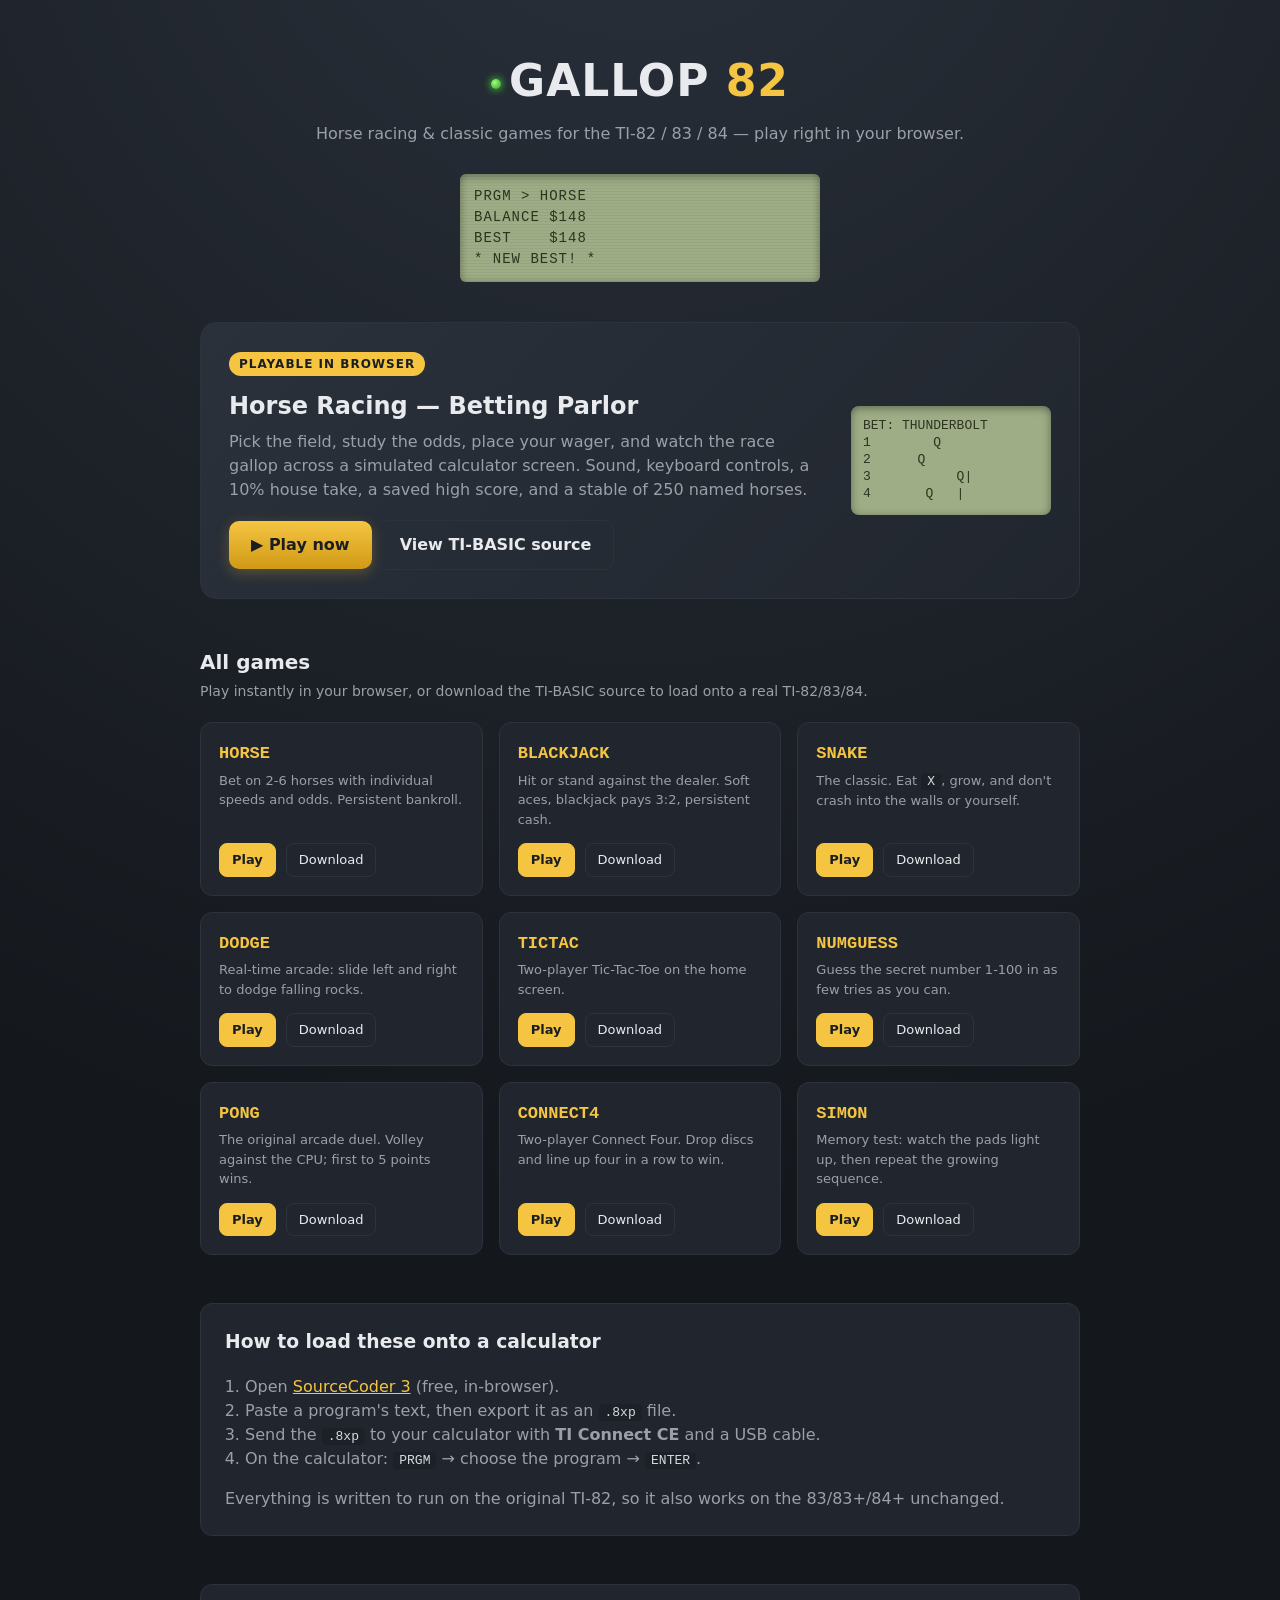
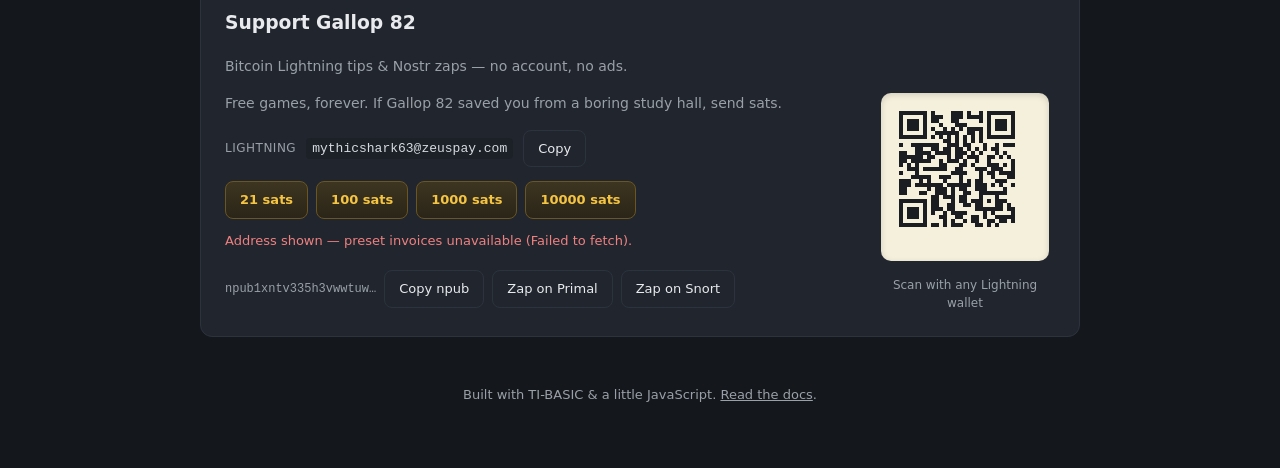
<file: index.html>
<!DOCTYPE html>
<html lang="en">
<head>
<meta charset="UTF-8" />
<meta name="viewport" content="width=device-width, initial-scale=1.0" />
<title>Gallop 82 &mdash; TI Calculator Games</title>
<meta name="description" content="Gallop 82: classic TI-82/83/84 calculator games in TI-BASIC, plus playable browser versions of Horse Racing, Blackjack, Snake, Pong, Connect Four, Simon and more." />
<meta property="og:title" content="Gallop 82 &mdash; TI Calculator Games" />
<meta property="og:description" content="Play retro TI-82 calculator games right in your browser: Horse Racing, Blackjack, Snake, Pong, Connect Four, Simon, Dodge, Tic-Tac-Toe and Number Guess. Plus TI-BASIC source to load on a real calculator." />
<meta property="og:type" content="website" />
<meta property="og:url" content="https://curt-tte.github.io/gallop-82/" />
<meta property="og:image" content="https://curt-tte.github.io/gallop-82/assets/og-image.jpg" />
<meta property="og:image:width" content="1200" />
<meta property="og:image:height" content="630" />
<meta name="twitter:card" content="summary_large_image" />
<meta name="twitter:title" content="Gallop 82 &mdash; TI Calculator Games" />
<meta name="twitter:description" content="Play retro TI-82 calculator games right in your browser." />
<meta name="twitter:image" content="https://curt-tte.github.io/gallop-82/assets/og-image.jpg" />
<style>
  :root {
    --bg: #14171c;
    --bg2: #1c2128;
    --card: #21262e;
    --card-edge: #2c333d;
    --text: #e8eaed;
    --muted: #9aa0a8;
    --accent: #f5c542;
    --lcd: #9ead86;
    --lcd-dark: #2c331f;
    --green: #4cff3a;
  }
  * { box-sizing: border-box; }
  body {
    margin: 0;
    background: radial-gradient(circle at 50% -10%, #2a313b, var(--bg) 60%);
    color: var(--text);
    font-family: "Segoe UI", system-ui, sans-serif;
    line-height: 1.5;
    min-height: 100vh;
  }
  .wrap { max-width: 920px; margin: 0 auto; padding: 48px 20px 64px; }
  header { text-align: center; margin-bottom: 40px; }
  .led {
    display: inline-block; width: 10px; height: 10px; border-radius: 50%;
    background: radial-gradient(circle at 35% 35%, #9dff7a, #2e9b22);
    box-shadow: 0 0 8px var(--green); margin-right: 8px; vertical-align: middle;
  }
  h1 {
    font-size: clamp(28px, 6vw, 44px); margin: 0 0 8px;
    letter-spacing: 1px;
  }
  h1 .y { color: var(--accent); }
  .tag { color: var(--muted); font-size: 16px; margin: 0; }
  .lcd-strip {
    margin: 28px auto 0; max-width: 360px;
    background: var(--lcd); color: var(--lcd-dark);
    font-family: "Consolas", monospace; font-size: 14px; letter-spacing: 1px;
    border-radius: 6px; padding: 12px 14px; white-space: pre; text-align: left;
    box-shadow: inset 0 2px 8px rgba(0,0,0,0.4);
    background-image: repeating-linear-gradient(0deg, rgba(0,0,0,0.05) 0 1px, transparent 1px 3px);
  }
  .featured {
    margin-top: 40px;
    background: linear-gradient(135deg, #2a313b, #21262e);
    border: 1px solid var(--card-edge);
    border-radius: 16px; padding: 28px;
    display: flex; gap: 24px; align-items: center; flex-wrap: wrap;
  }
  .featured .info { flex: 1 1 260px; }
  .featured h2 { margin: 0 0 6px; font-size: 24px; }
  .featured p { color: var(--muted); margin: 0 0 18px; }
  .badge {
    display: inline-block; font-size: 12px; font-weight: 700; letter-spacing: 1px;
    color: #1a1d22; background: var(--accent); padding: 3px 10px; border-radius: 20px;
    margin-bottom: 12px;
  }
  .btn {
    display: inline-block; text-decoration: none; font-weight: 700;
    background: linear-gradient(180deg, #f5c542, #d09a16); color: #1a1d22;
    padding: 12px 22px; border-radius: 10px; font-size: 16px;
    box-shadow: 0 4px 14px rgba(245,197,66,0.25); transition: transform .06s ease, filter .1s ease;
  }
  .btn:hover { filter: brightness(1.08); }
  .btn:active { transform: translateY(1px); }
  .btn.ghost {
    background: none; color: var(--text); border: 1px solid var(--card-edge);
    box-shadow: none; font-weight: 600;
  }
  .featured .art {
    flex: 0 0 200px; background: var(--lcd); color: var(--lcd-dark);
    font-family: "Consolas", monospace; font-size: 13px; line-height: 1.3;
    border-radius: 8px; padding: 12px; white-space: pre;
    box-shadow: inset 0 2px 8px rgba(0,0,0,0.4);
  }
  h3.section { margin: 48px 0 4px; font-size: 20px; }
  .section-sub { color: var(--muted); margin: 0 0 20px; font-size: 14px; }
  .grid { display: grid; grid-template-columns: repeat(auto-fill, minmax(210px, 1fr)); gap: 16px; }
  .card {
    background: var(--card); border: 1px solid var(--card-edge);
    border-radius: 12px; padding: 18px; display: flex; flex-direction: column;
  }
  .card h4 { margin: 0 0 4px; font-size: 17px; font-family: "Consolas", monospace; color: var(--accent); }
  .card p { color: var(--muted); font-size: 13px; margin: 0 0 14px; flex: 1; }
  .card .links { display: flex; gap: 10px; flex-wrap: wrap; }
  .card a {
    font-size: 13px; text-decoration: none; color: var(--text);
    border: 1px solid var(--card-edge); padding: 6px 12px; border-radius: 8px;
    transition: background .1s ease;
  }
  .card a:hover { background: var(--bg2); }
  .card a.play { background: var(--accent); color: #1a1d22; border-color: var(--accent); font-weight: 700; }
  .howto {
    margin-top: 48px; background: var(--card); border: 1px solid var(--card-edge);
    border-radius: 12px; padding: 24px;
  }
  .howto h3 { margin-top: 0; }
  .howto ol { color: var(--muted); padding-left: 20px; }
  .howto a { color: var(--accent); }
  code {
    background: var(--bg2); padding: 1px 6px; border-radius: 4px;
    font-family: "Consolas", monospace; font-size: 13px; color: #d6dae0;
  }
  footer { text-align: center; color: var(--muted); font-size: 13px; margin-top: 48px; }
  footer a { color: var(--muted); }
  .support {
    margin-top: 48px; background: var(--card); border: 1px solid var(--card-edge);
    border-radius: 12px; padding: 24px;
  }
  .support h3 { margin-top: 0; }
  .support .section-sub { margin-bottom: 16px; }
  .tip-grid {
    display: flex; gap: 28px; flex-wrap: wrap; align-items: flex-start;
  }
  .tip-main { flex: 1 1 280px; min-width: 0; }
  .tip-lede { color: var(--muted); margin: 0 0 16px; font-size: 14px; }
  .tip-addr {
    display: flex; align-items: center; gap: 10px; flex-wrap: wrap;
    margin-bottom: 14px; font-size: 14px;
  }
  .tip-label { color: var(--muted); font-size: 12px; text-transform: uppercase; letter-spacing: 0.5px; }
  .tip-presets { display: flex; gap: 8px; flex-wrap: wrap; margin-bottom: 12px; }
  .tip-preset, .tip-btn {
    font: inherit; cursor: pointer; border-radius: 8px; font-size: 13px; font-weight: 600;
    padding: 8px 14px; border: 1px solid var(--card-edge); background: var(--bg2); color: var(--text);
    text-decoration: none; display: inline-block;
  }
  .tip-preset:hover, .tip-btn:hover { background: #2a313b; }
  .tip-preset { border-color: #6b5520; background: linear-gradient(180deg, #3d3520, #2a2518); color: var(--accent); }
  .tip-btn.ghost { background: transparent; font-weight: 500; }
  .tip-status { font-size: 13px; color: var(--muted); margin: 0 0 12px; min-height: 1.2em; }
  .tip-status.err { color: #f08080; }
  .tip-actions { display: flex; gap: 8px; flex-wrap: wrap; align-items: center; }
  .tip-nostr { display: flex; gap: 8px; flex-wrap: wrap; align-items: center; width: 100%; margin-top: 8px; }
  .tip-npub { font-family: Consolas, monospace; font-size: 12px; color: var(--muted); }
  .tip-qr-wrap { flex: 0 0 auto; text-align: center; }
  .tip-qr {
    background: #f5f0dc; border-radius: 10px; padding: 10px;
    display: inline-block; min-width: 168px; min-height: 168px;
    box-shadow: inset 0 2px 6px rgba(0,0,0,0.15);
  }
  .tip-qr canvas { display: block; border-radius: 4px; }
  .tip-qr-hint { font-size: 12px; color: var(--muted); margin: 8px 0 0; max-width: 180px; }
  .affiliate-note { font-size: 13px; color: var(--muted); margin-top: 12px; }
</style>
</head>
<body>
  <div class="wrap">
    <header>
      <h1><span class="led"></span>GALLOP <span class="y">82</span></h1>
      <p class="tag">Horse racing &amp; classic games for the TI-82 / 83 / 84 &mdash; play right in your browser.</p>
      <div class="lcd-strip">PRGM &gt; HORSE
BALANCE $148
BEST    $148
* NEW BEST! *</div>
    </header>

    <section class="featured">
      <div class="info">
        <span class="badge">PLAYABLE IN BROWSER</span>
        <h2>Horse Racing &mdash; Betting Parlor</h2>
        <p>Pick the field, study the odds, place your wager, and watch the race
           gallop across a simulated calculator screen. Sound, keyboard controls,
           a 10% house take, a saved high score, and a stable of 250 named horses.</p>
        <a class="btn" href="web/horse.html">&#9654; Play now</a>
        <a class="btn ghost" href="games/HORSE.txt">View TI-BASIC source</a>
      </div>
      <div class="art">BET: THUNDERBOLT
1        Q
2      Q
3           Q|
4       Q   |</div>
    </section>

    <h3 class="section">All games</h3>
    <p class="section-sub">Play instantly in your browser, or download the TI-BASIC source to load onto a real TI-82/83/84.</p>
    <div class="grid">
      <div class="card">
        <h4>HORSE</h4>
        <p>Bet on 2-6 horses with individual speeds and odds. Persistent bankroll.</p>
        <div class="links">
          <a class="play" href="web/horse.html">Play</a>
          <a href="games/HORSE.txt" download>Download</a>
        </div>
      </div>
      <div class="card">
        <h4>BLACKJACK</h4>
        <p>Hit or stand against the dealer. Soft aces, blackjack pays 3:2, persistent cash.</p>
        <div class="links">
          <a class="play" href="web/blackjack.html">Play</a>
          <a href="games/BLACKJK.txt" download>Download</a>
        </div>
      </div>
      <div class="card">
        <h4>SNAKE</h4>
        <p>The classic. Eat <code>X</code>, grow, and don't crash into the walls or yourself.</p>
        <div class="links">
          <a class="play" href="web/snake.html">Play</a>
          <a href="games/SNAKE.txt" download>Download</a>
        </div>
      </div>
      <div class="card">
        <h4>DODGE</h4>
        <p>Real-time arcade: slide left and right to dodge falling rocks.</p>
        <div class="links">
          <a class="play" href="web/dodge.html">Play</a>
          <a href="games/DODGE.txt" download>Download</a>
        </div>
      </div>
      <div class="card">
        <h4>TICTAC</h4>
        <p>Two-player Tic-Tac-Toe on the home screen.</p>
        <div class="links">
          <a class="play" href="web/tictac.html">Play</a>
          <a href="games/TICTAC.txt" download>Download</a>
        </div>
      </div>
      <div class="card">
        <h4>NUMGUESS</h4>
        <p>Guess the secret number 1-100 in as few tries as you can.</p>
        <div class="links">
          <a class="play" href="web/numguess.html">Play</a>
          <a href="games/NUMGUESS.txt" download>Download</a>
        </div>
      </div>
      <div class="card">
        <h4>PONG</h4>
        <p>The original arcade duel. Volley against the CPU; first to 5 points wins.</p>
        <div class="links">
          <a class="play" href="web/pong.html">Play</a>
          <a href="games/PONG.txt" download>Download</a>
        </div>
      </div>
      <div class="card">
        <h4>CONNECT4</h4>
        <p>Two-player Connect Four. Drop discs and line up four in a row to win.</p>
        <div class="links">
          <a class="play" href="web/connect4.html">Play</a>
          <a href="games/CONNECT4.txt" download>Download</a>
        </div>
      </div>
      <div class="card">
        <h4>SIMON</h4>
        <p>Memory test: watch the pads light up, then repeat the growing sequence.</p>
        <div class="links">
          <a class="play" href="web/simon.html">Play</a>
          <a href="games/SIMON.txt" download>Download</a>
        </div>
      </div>
    </div>

    <div class="howto">
      <h3>How to load these onto a calculator</h3>
      <ol>
        <li>Open <a href="https://www.cemetech.net/sc/" target="_blank" rel="noopener">SourceCoder 3</a> (free, in-browser).</li>
        <li>Paste a program's text, then export it as an <code>.8xp</code> file.</li>
        <li>Send the <code>.8xp</code> to your calculator with <strong>TI Connect CE</strong> and a USB cable.</li>
        <li>On the calculator: <code>PRGM</code> &rarr; choose the program &rarr; <code>ENTER</code>.</li>
      </ol>
      <p style="color:var(--muted); margin-bottom:0;">Everything is written to run on the original TI-82, so it also works on the 83/83+/84+ unchanged.</p>
      <p class="affiliate-note" id="affiliateNote" hidden>
        Need hardware? <a id="affiliateLink" href="#" target="_blank" rel="noopener sponsored">TI-84 Plus CE on Amazon</a>
        <span id="affiliateDisclosure"> (affiliate link)</span>
      </p>
    </div>

    <section class="support" id="support">
      <h3>Support Gallop 82</h3>
      <p class="section-sub">Bitcoin Lightning tips &amp; Nostr zaps — no account, no ads.</p>
      <div id="tipJar"></div>
    </section>

    <footer>
      Built with TI-BASIC &amp; a little JavaScript. <a href="README.md">Read the docs</a>.
    </footer>
  </div>
<script src="web/vendor/qrcode.js"></script>
<script src="web/support-config.js"></script>
<script src="web/tip-jar.js"></script>
<script>
(function () {
  var cfg = window.GALLOP82_SUPPORT || {};
  var tag = (cfg.amazonTag || "").trim();
  if (!tag) return;
  var note = document.getElementById("affiliateNote");
  var link = document.getElementById("affiliateLink");
  if (!note || !link) return;
  note.hidden = false;
  link.href = "https://www.amazon.com/dp/B00TFWOS8Y?tag=" + encodeURIComponent(tag);
})();
</script>
</body>
</html>
</file>
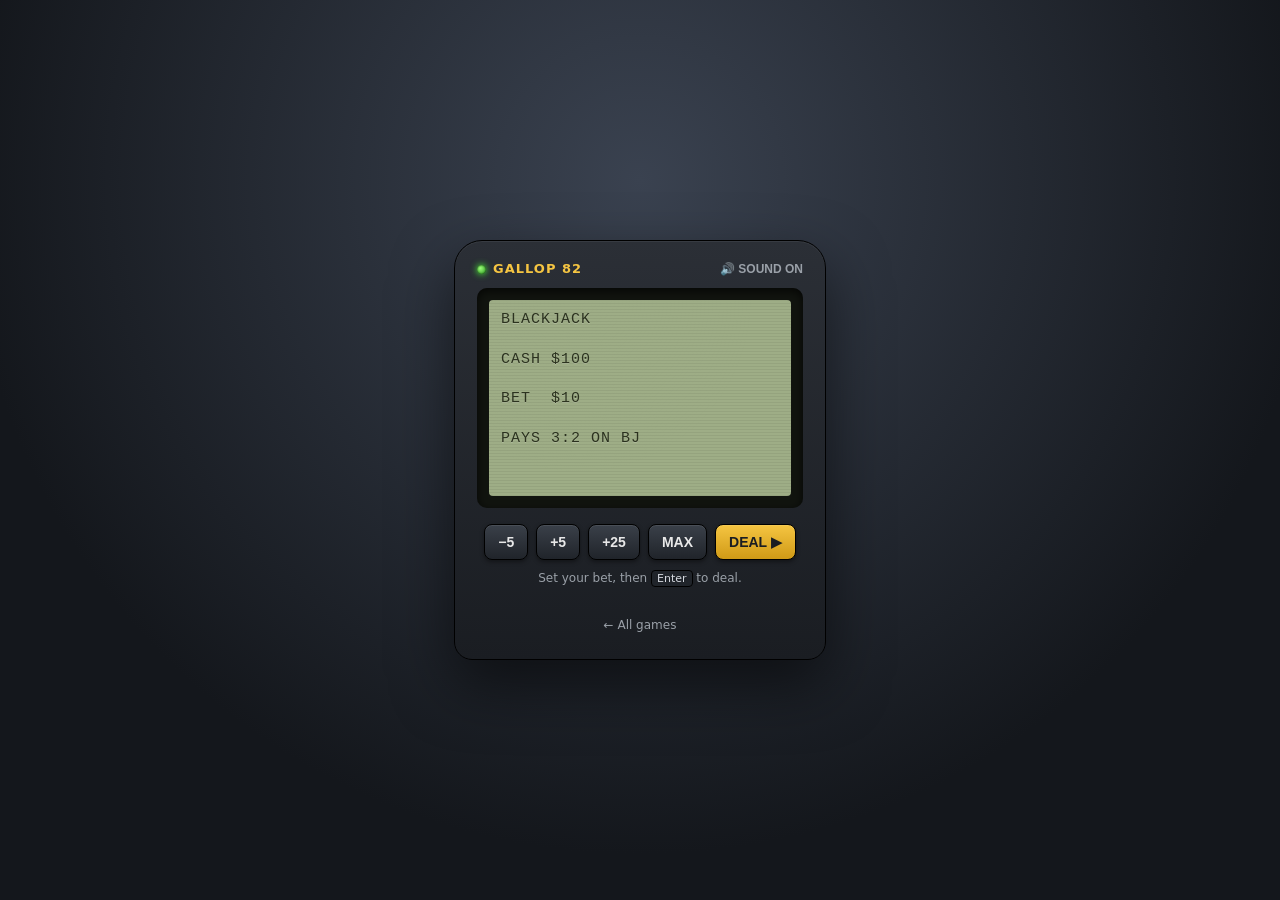
<file: web/blackjack.html>
<!DOCTYPE html>
<html lang="en">
<head>
<meta charset="UTF-8" />
<meta name="viewport" content="width=device-width, initial-scale=1.0" />
<title>Gallop 82 &mdash; Blackjack</title>
<link rel="stylesheet" href="calc.css" />
</head>
<body>
<script src="calc.js"></script>
<script>
const c = Calc({ brand: "GALLOP 82" });
const fit = s => String(s).slice(0, 16);

// ---- cards ----
const RANKS = { 1: "A", 11: "J", 12: "Q", 13: "K" };
const rankStr = r => RANKS[r] || String(r);
const cardVal = r => (r === 1 ? 11 : r >= 11 ? 10 : r);
const draw1 = () => Math.floor(Math.random() * 13) + 1;
const handStr = cards => cards.map(rankStr).join(" ");
function total(cards) {
  let t = 0, a = 0;
  cards.forEach(r => { t += cardVal(r); if (r === 1) a++; });
  while (t > 21 && a > 0) { t -= 10; a--; }
  return t;
}
const isBJ = cards => cards.length === 2 && total(cards) === 21;

// ---- state ----
let money = parseInt(localStorage.getItem("gallop_bj_money") || "100", 10);
if (!(money >= 1)) money = 100;
let bet = 10, player = [], dealer = [];
const save = () => localStorage.setItem("gallop_bj_money", money);

// ---- betting ----
function betScreen() {
  if (money < 1) money = 100;
  save();
  bet = Math.min(Math.max(bet, 1), money);
  drawBet();
}
function drawBet() {
  c.clr();
  c.out(1, 1, "BLACKJACK");
  c.out(3, 1, "CASH $" + money);
  c.out(5, 1, "BET  $" + bet);
  c.out(7, 1, "PAYS 3:2 ON BJ");
  c.render();
  c.setControls([
    { label: "\u22125", keys: ["ArrowDown", "ArrowLeft"], onClick: () => betAdj(-5) },
    { label: "+5", keys: ["ArrowUp", "ArrowRight"], onClick: () => betAdj(5) },
    { label: "+25", onClick: () => betAdj(25) },
    { label: "MAX", keys: ["m", "M"], onClick: () => { bet = money; c.tone(520, 0.04); drawBet(); } },
    { label: "DEAL \u25B6", primary: true, onClick: deal },
  ]);
  c.setHint("Set your bet, then <kbd>Enter</kbd> to deal.");
}
function betAdj(d) { bet = Math.min(money, Math.max(1, bet + d)); c.tone(520, 0.04); drawBet(); }

// ---- table render ----
function renderTable(reveal) {
  c.clr();
  c.out(1, 1, fit("BJ  CASH $" + money));
  const dShown = reveal ? total(dealer) : cardVal(dealer[0]);
  c.out(3, 1, "DEALER  " + dShown);
  c.out(4, 1, fit(" " + (reveal ? handStr(dealer) : rankStr(dealer[0]) + " ?")));
  c.out(6, 1, "YOU     " + total(player));
  c.out(7, 1, fit(" " + handStr(player)));
  c.render();
}

// ---- deal ----
function deal() {
  money -= bet; save();
  player = [draw1(), draw1()];
  dealer = [draw1(), draw1()];
  c.tone(440, 0.05); setTimeout(() => c.tone(560, 0.05), 90);
  if (checkNaturals()) return;
  playerTurn();
}
function checkNaturals() {
  const pbj = isBJ(player), dbj = isBJ(dealer);
  if (!pbj && !dbj) return false;
  renderTable(true);
  if (pbj && dbj) settle("PUSH BOTH BJ", "push", bet);
  else if (pbj) settle("BLACKJACK 3:2!", "win", bet + Math.floor(bet * 3 / 2));
  else settle("DEALER BJ LOSE", "lose", 0);
  return true;
}

// ---- player turn ----
function playerTurn() {
  renderTable(false);
  c.setControls([
    { label: "HIT", keys: ["h", "H", " "], onClick: hit },
    { label: "STAND", primary: true, keys: ["s", "S"], onClick: stand },
  ]);
  c.setHint("<kbd>H</kbd> hit &middot; <kbd>S</kbd> stand. Beat the dealer without passing 21.");
}
function hit() {
  player.push(draw1());
  c.tone(500, 0.05);
  if (total(player) > 21) { renderTable(true); return settle("BUST-YOU LOSE", "lose", 0); }
  renderTable(false);
}
function stand() { dealerPlay(); }

// ---- dealer turn ----
function dealerPlay() {
  renderTable(true);
  c.setControls([{ label: "DEALER...", disabled: true, onClick: () => {} }]);
  c.setHint("Dealer plays to 17.");
  const tick = () => {
    renderTable(true);
    if (total(dealer) < 17) { dealer.push(draw1()); c.tone(420, 0.05); setTimeout(tick, 550); }
    else resolve();
  };
  setTimeout(tick, 550);
}
function resolve() {
  renderTable(true);
  const p = total(player), d = total(dealer);
  if (d > 21) settle("DEALER BUST WIN", "win", bet * 2);
  else if (p > d) settle("YOU WIN", "win", bet * 2);
  else if (p < d) settle("YOU LOSE", "lose", 0);
  else settle("PUSH", "push", bet);
}

// ---- settle ----
function settle(text, type, gain) {
  money += gain; save();
  c.out(1, 1, fit("BJ  CASH $" + money));
  c.out(8, 1, fit(text));
  c.render();
  if (type === "win") c.arp([523, 659, 784, 1047]);
  else if (type === "push") c.tone(440, 0.16, "triangle", 0.13);
  else c.arp([392, 330, 262], "sawtooth", 0.13, 0.13);
  const btns = [];
  if (money >= 1) btns.push({ label: "NEXT HAND", primary: true, onClick: betScreen });
  else btns.push({ label: "RESET $100", primary: true, onClick: () => { money = 100; save(); betScreen(); } });
  c.setControls(btns);
  c.setHint(text + " &mdash; <kbd>Enter</kbd> for the next hand.");
}

betScreen();
</script>
</body>
</html>
</file>
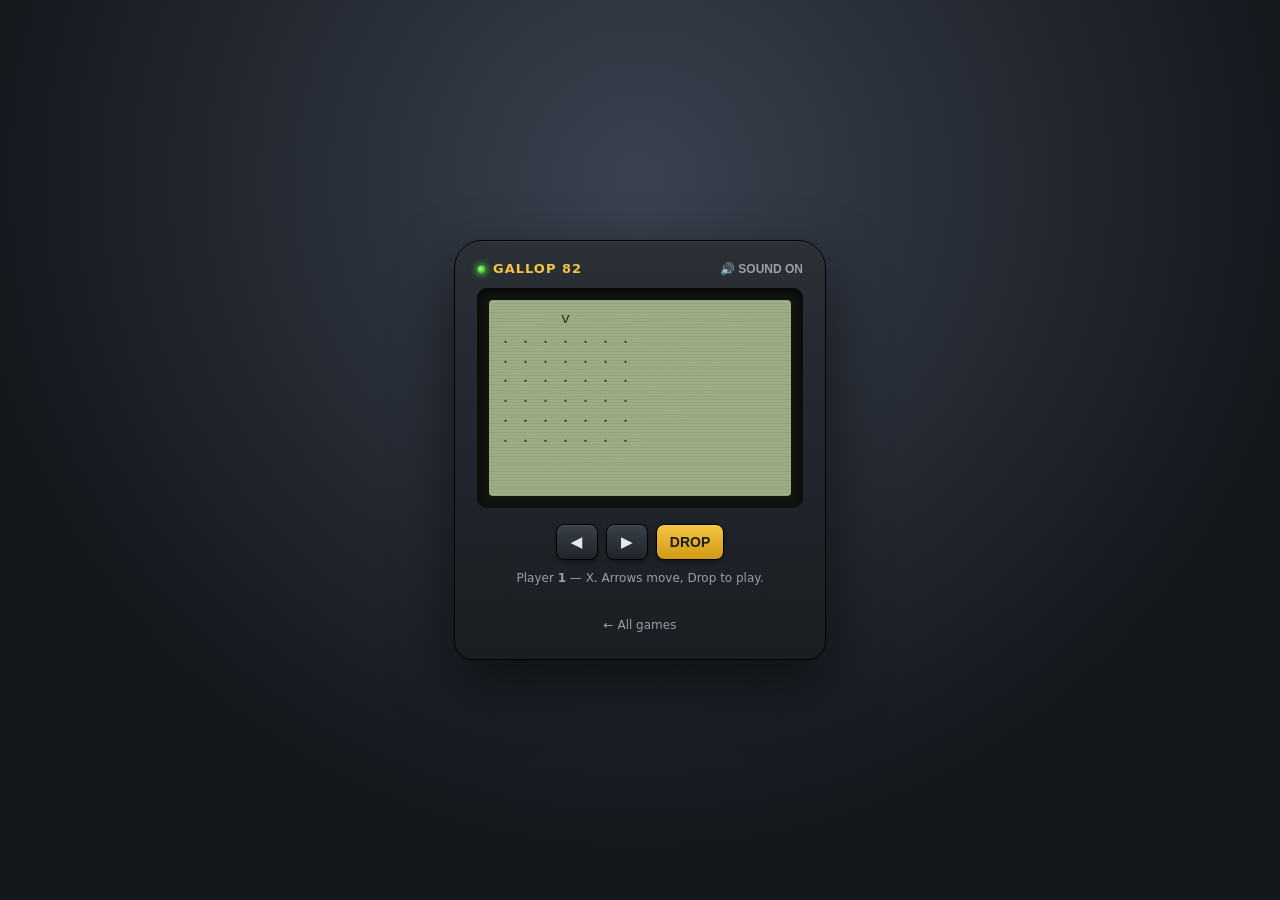
<file: web/connect4.html>
<!DOCTYPE html>
<html lang="en">
<head>
<meta charset="UTF-8" />
<meta name="viewport" content="width=device-width, initial-scale=1.0" />
<title>Gallop 82 &mdash; Connect Four</title>
<link rel="stylesheet" href="calc.css" />
</head>
<body>
<script src="calc.js"></script>
<script>
const c = Calc({ brand: "GALLOP 82" });
const NR = 6, NC = 7;            // 6 rows x 7 columns board
const SYM = { 1: "X", 2: "O", 0: "." };
const sx = col => 2 * col + 1;   // board col -> screen col (1,3,5,...,13)
let grid, sel, turn, over;

function newGame() {
  grid = Array.from({ length: NR }, () => Array(NC).fill(0));
  sel = 3; turn = 1; over = false;
  draw();
  c.setControls([
    { label: "\u25C0", keys: ["ArrowLeft"], onClick: () => moveSel(-1) },
    { label: "\u25B6", keys: ["ArrowRight"], onClick: () => moveSel(1) },
    { label: "DROP", primary: true, keys: ["ArrowDown", " "], onClick: drop },
  ]);
}

function moveSel(d) {
  if (over) return;
  sel = (sel + d + NC) % NC;
  c.blip();
  draw();
}

function drop() {
  if (over) return;
  let r = -1;
  for (let i = NR - 1; i >= 0; i--) if (grid[i][sel] === 0) { r = i; break; }
  if (r < 0) return;             // column full
  grid[r][sel] = turn;
  c.tone(turn === 1 ? 560 : 420, 0.08, "square", 0.12);
  if (wins(r, sel, turn)) return finish("PLAYER " + turn + " (" + SYM[turn] + ") WINS!");
  if (grid[0].every((_, col) => grid[0][col] !== 0)) return finish("DRAW GAME");
  turn = turn === 1 ? 2 : 1;
  draw();
}

function wins(r, col, p) {
  const dirs = [[0, 1], [1, 0], [1, 1], [1, -1]];
  return dirs.some(([dr, dc]) => {
    let n = 1;
    for (const s of [1, -1]) {
      let rr = r + dr * s, cc = col + dc * s;
      while (rr >= 0 && rr < NR && cc >= 0 && cc < NC && grid[rr][cc] === p) {
        n++; rr += dr * s; cc += dc * s;
      }
    }
    return n >= 4;
  });
}

function draw() {
  c.clr();
  c.out(1, sx(sel), "v");                          // column cursor
  for (let r = 0; r < NR; r++)
    for (let col = 0; col < NC; col++)
      c.out(r + 2, sx(col), SYM[grid[r][col]]);
  c.render();
  c.setHint("Player <strong>" + turn + "</strong> &mdash; " + SYM[turn] +
            ". Arrows move, Drop to play.");
}

function finish(msg) {
  over = true;
  draw();
  c.clr();
  c.out(2, 1, msg);
  c.render();
  if (msg.indexOf("WINS") >= 0) c.arp([523, 659, 784, 1047], "triangle", 0.1);
  else c.arp([440, 392], "sawtooth", 0.16, 0.13);
  c.setControls([{ label: "NEW GAME", primary: true, onClick: newGame }]);
  c.setHint("Press <kbd>Enter</kbd> for a new game.");
}

newGame();
</script>
</body>
</html>
</file>
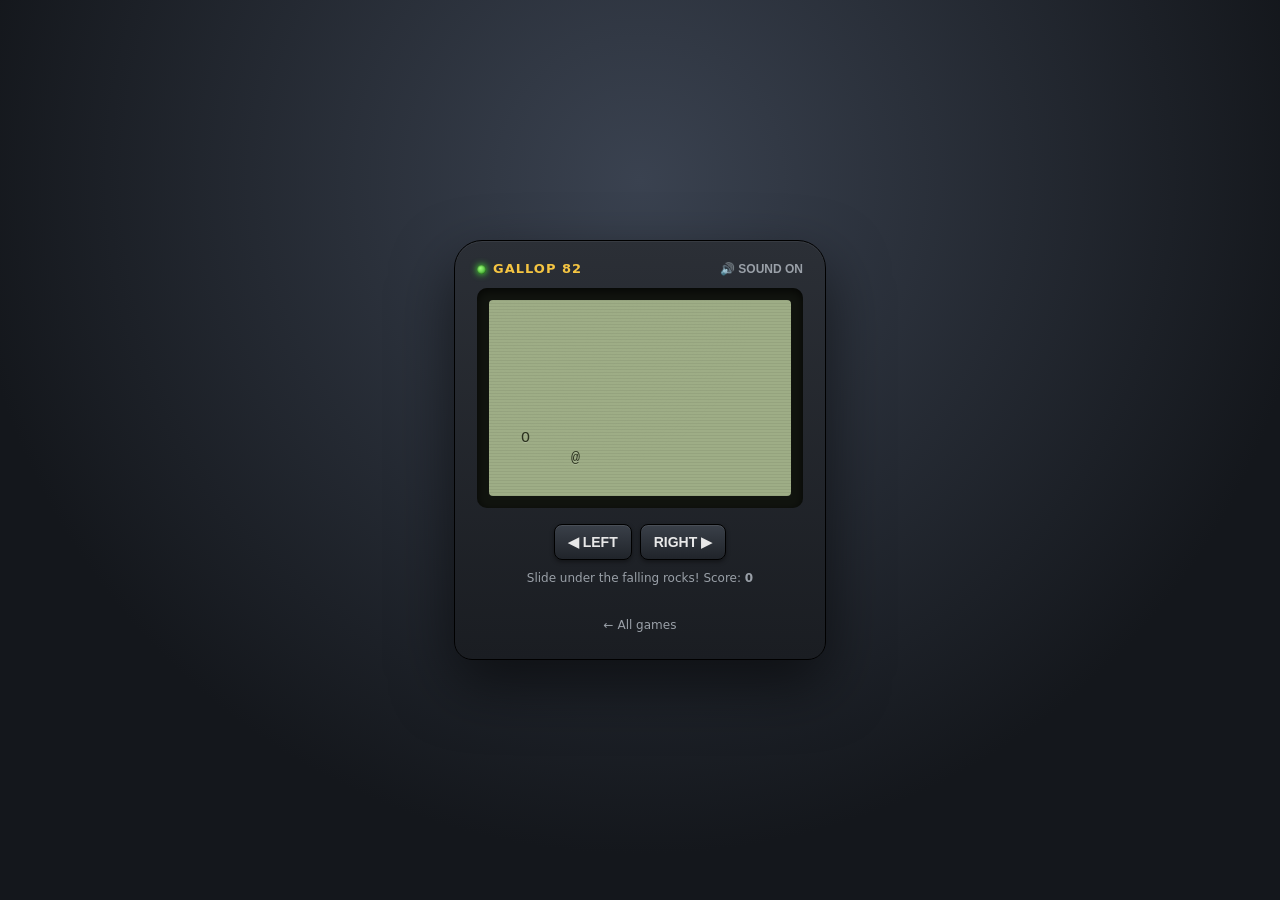
<file: web/dodge.html>
<!DOCTYPE html>
<html lang="en">
<head>
<meta charset="UTF-8" />
<meta name="viewport" content="width=device-width, initial-scale=1.0" />
<title>Gallop 82 &mdash; Dodge</title>
<link rel="stylesheet" href="calc.css" />
</head>
<body>
<script src="calc.js"></script>
<script>
const c = Calc({ brand: "GALLOP 82" });
const rndCol = () => Math.floor(Math.random() * 16) + 1;

let P, score, R, C, timer, running;

function newGame() {
  P = 8; score = 0; R = 1; C = rndCol(); running = true;
  draw();
  c.setControls([
    { label: "\u25C0 LEFT", keys: ["ArrowLeft"], onClick: () => move(-1) },
    { label: "RIGHT \u25B6", keys: ["ArrowRight"], onClick: () => move(1) },
  ]);
  schedule();
}

function schedule() {
  clearTimeout(timer);
  timer = setTimeout(frame, Math.max(70, 165 - score * 4));
}

function frame() {
  if (!running) return;
  R++;
  if (R === 8 && C === P) return dead();
  if (R > 8) { R = 1; C = rndCol(); score++; }
  draw();
  c.noise(0.03, 0.10, 500);
  schedule();
}

function move(d) {
  if (!running) return;
  P = Math.min(16, Math.max(1, P + d));
  if (R === 8 && C === P) return dead();
  draw();
}

function draw() {
  c.clr();
  c.out(8, P, "@");
  c.out(R, C, "O");
  c.render();
  c.setHint("Slide under the falling rocks!  Score: <strong>" + score + "</strong>");
}

function dead() {
  running = false; clearTimeout(timer);
  c.clr();
  c.out(1, 1, "GAME OVER");
  c.out(3, 1, "SCORE: " + score);
  c.render();
  c.arp([392, 330, 262], "sawtooth", 0.13, 0.13);
  c.setControls([{ label: "PLAY AGAIN", primary: true, onClick: newGame }]);
  c.setHint("Press <kbd>Enter</kbd> to try again.");
}

newGame();
</script>
</body>
</html>
</file>
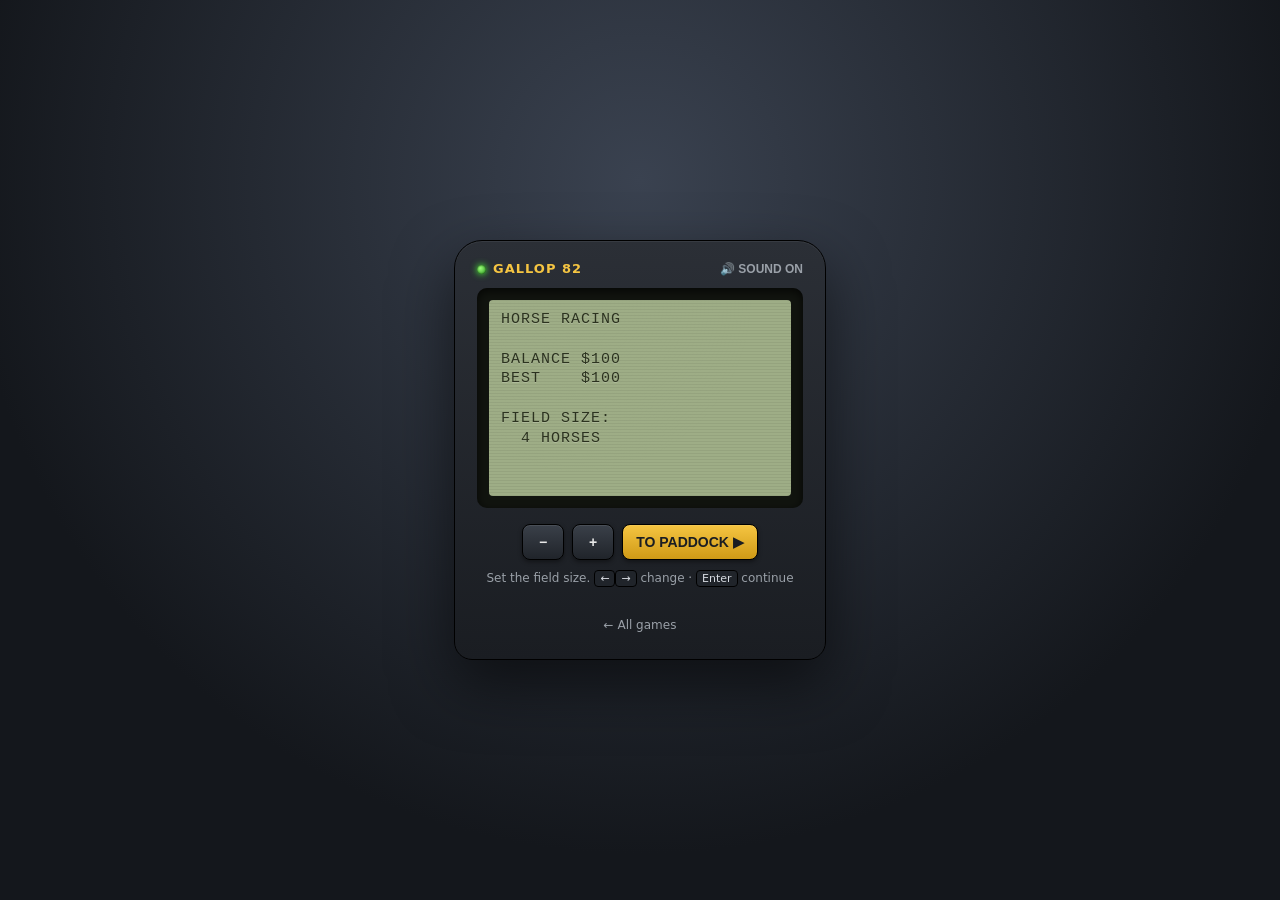
<file: web/horse.html>
<!DOCTYPE html>
<html lang="en">
<head>
<meta charset="UTF-8" />
<meta name="viewport" content="width=device-width, initial-scale=1.0" />
<title>Gallop 82 &mdash; Horse Racing</title>
<link rel="stylesheet" href="calc.css" />
</head>
<body>
<script src="horse_names.js"></script>
<script src="calc.js"></script>
<script>
const c = Calc({ brand: "GALLOP 82" });
const { clr, out, render, setControls, setHint, ensureAudio } = c;
const COLS = c.COLS, ROWS = c.ROWS;
const fit = s => String(s).slice(0, 16);
const tiInt = x => Math.floor(x);
const rand = () => Math.random();

// race sounds, built on the shared engine
const sHoof  = () => c.noise(0.05, 0.16, 380);
function sWin()  { c.arp([523, 659, 784, 1047], "triangle", 0.11, 0.16); }
function sLose() { c.arp([392, 330, 262], "sawtooth", 0.13, 0.12); }
function sBest() { c.arp([784, 988, 1175, 1568], "square", 0.08, 0.12); }
function sGo()   { c.tone(880, 0.18, "square", 0.16); }
function sCount(){ c.tone(440, 0.10, "square", 0.12); }

// ---------- persistent state (TI vars M = balance, N = best) ----------
let M = parseInt(localStorage.getItem("horse_M") || "100", 10);
let N = parseInt(localStorage.getItem("horse_N") || "0", 10);
if (!(M >= 1)) M = 100;
const save = () => { localStorage.setItem("horse_M", M); localStorage.setItem("horse_N", N); };

// ---------- game state ----------
let H = 4, L1 = [], L2 = [], bet = 1, wager = 10, NAME = [];

function assignNames() {
  const pool = (typeof HORSE_NAMES !== "undefined") ? HORSE_NAMES.slice() : [];
  NAME = [""];
  for (let i = 1; i <= H; i++) {
    if (pool.length) NAME[i] = pool.splice(Math.floor(Math.random() * pool.length), 1)[0];
    else NAME[i] = "HORSE " + i;
  }
}

// ================= SCREENS =================
function screenStart() {
  if (M > N) N = M;
  save();
  clr();
  out(1, 1, "HORSE RACING");
  out(3, 1, "BALANCE $" + M);
  out(4, 1, "BEST    $" + N);
  out(6, 1, "FIELD SIZE:");
  out(7, 1, "  " + H + " HORSES");
  render();
  setHint("Set the field size. <kbd>&larr;</kbd><kbd>&rarr;</kbd> change &middot; <kbd>Enter</kbd> continue");
  setControls([
    { label: "\u2212", keys: ["ArrowLeft","ArrowDown","-"], onClick: () => { if (H > 2) { H--; screenStart(); } } },
    { label: "+", keys: ["ArrowRight","ArrowUp","+","="], onClick: () => { if (H < 6) { H++; screenStart(); } } },
    { label: "TO PADDOCK \u25B6", primary: true, onClick: screenPaddock },
  ]);
}

function screenPaddock() {
  L1 = [0]; L2 = [0];
  for (let i = 1; i <= H; i++) { L2[i] = tiInt(3 * rand()) + 2; L1[i] = 2; }
  assignNames();
  bet = Math.min(bet, H);
  drawPaddock();
}
function drawPaddock() {
  clr();
  for (let i = 1; i <= H; i++) {
    out(i, 1, i);
    out(i, 3, "SPD"); out(i, 6, L2[i]);
    out(i, 9, "PAYS X"); out(i, 15, 6 - L2[i]);
    if (i === bet) out(i, 16, "\u25C0");
  }
  out(8, 1, fit("> " + NAME[bet]));
  render();
  setHint("Pick your horse (long shots pay more). <kbd>&uarr;</kbd><kbd>&darr;</kbd> &middot; <kbd>Enter</kbd>");
  setControls([
    { label: "\u25B2 HORSE", keys: ["ArrowUp","ArrowLeft"], onClick: () => { bet = bet === 1 ? H : bet - 1; drawPaddock(); } },
    { label: "HORSE \u25BC", keys: ["ArrowDown","ArrowRight"], onClick: () => { bet = bet === H ? 1 : bet + 1; drawPaddock(); } },
    { label: "WAGER \u25B6", primary: true, onClick: screenWager },
  ]);
}

function screenWager() { wager = Math.min(Math.max(wager, 1), M); drawWager(); }
function drawWager() {
  clr();
  out(1, 1, "PLACE WAGER");
  out(2, 1, fit(NAME[bet]));
  out(3, 1, "HORSE " + bet + " (PAYS X" + (6 - L2[bet]) + ")");
  out(5, 1, "WAGER  $" + wager);
  out(6, 1, "CASH   $" + M);
  out(8, 1, "WIN PAYS $" + (wager * (6 - L2[bet])));
  render();
  setHint("Set your stake (10% house take on wins). <kbd>&larr;</kbd><kbd>&rarr;</kbd> &middot; <kbd>Enter</kbd>");
  const step = d => { wager = Math.min(Math.max(wager + d, 1), M); drawWager(); };
  setControls([
    { label: "\u22125", keys: ["ArrowLeft","ArrowDown","-"], onClick: () => step(-5) },
    { label: "+5", keys: ["ArrowRight","ArrowUp","+","="], onClick: () => step(5) },
    { label: "MAX", keys: ["m","M"], onClick: () => { wager = M; drawWager(); } },
    { label: "RACE \u25B6", primary: true, onClick: countdown },
  ]);
}

// ---------- countdown then race ----------
function countdown() {
  ensureAudio();
  setControls([{ label: "...", disabled: true, onClick: () => {} }]);
  setHint("Get ready!");
  const steps = ["READY", "SET", "GO!"];
  let i = 0;
  const tick = () => {
    clr();
    out(4, 6, steps[i]);
    render();
    if (i < 2) sCount(); else sGo();
    i++;
    if (i < steps.length) setTimeout(tick, 650);
    else setTimeout(startRace, 500);
  };
  tick();
}

let raceTimer = null;
function startRace() {
  M -= wager; save();
  setControls([{ label: "RACING...", disabled: true, onClick: () => {} }]);
  setHint("Your bet: <strong>H" + bet + " " + NAME[bet] + "</strong> &mdash; and they're off!");
  let W = 0, photo = false;
  raceTimer = setInterval(() => {
    // advance each horse; keep the raw (uncapped) distance for fair finish order
    const raw = [0];
    for (let i = 1; i <= H; i++) {
      L1[i] += tiInt(L2[i] * rand());
      raw[i] = L1[i];
      if (L1[i] > 14) L1[i] = 14; // cap to the screen / finish line for drawing
    }
    clr();
    out(1, 1, fit("H" + bet + " " + NAME[bet]));
    for (let i = 1; i <= H; i++) {
      out(i + 1, 1, i);
      out(i + 1, L1[i] + 2, "Q");
      out(i + 1, 16, "|"); // finish line
    }
    render();
    sHoof();
    // any horse that reached/passed the line this frame is a finisher
    const crossers = [];
    for (let i = 1; i <= H; i++) if (raw[i] >= 14) crossers.push(i);
    if (crossers.length) {
      // winner = furthest past the line; a true tie (equal distance) is broken at random
      const best = Math.max(...crossers.map(i => raw[i]));
      const topped = crossers.filter(i => raw[i] === best);
      W = topped[Math.floor(Math.random() * topped.length)];
      photo = crossers.length > 1; // more than one crossed on the final stride
      clearInterval(raceTimer);
      setTimeout(() => showResult(W, photo), 500);
    }
  }, 180);
}

function showResult(W, photo) {
  clr();
  out(1, 1, photo ? "PHOTO FINISH!" : "WINNER:");
  out(2, 1, fit("H" + W + " " + NAME[W]));
  let newBest = false;
  if (W === bet) {
    const P = wager * (6 - L2[bet]);
    const T = tiInt(P / 10);
    M += P - T;
    out(3, 1, "YOU WIN!");
    out(4, 1, "PAID $" + (P - T));
    out(5, 1, "TAKE $" + T);
  } else {
    out(3, 1, "YOU LOSE");
    if (photo) out(4, 1, "BY A NOSE!");
  }
  if (M > N) { N = M; newBest = true; }
  out(6, 1, "BALANCE $" + M);
  out(7, 1, "BEST    $" + N);
  if (newBest && W === bet) out(8, 1, "* NEW BEST! *");
  render();
  save();

  if (W === bet) { sWin(); if (newBest) setTimeout(sBest, 480); }
  else sLose();

  let msg = "";
  if (photo) {
    msg += "<strong>Photo finish!</strong> Two or more horses crossed on the same stride, so the win went to <strong>H" +
           W + " " + NAME[W] + "</strong> &mdash; the one that lunged furthest past the line. ";
  }
  msg += M < 1 ? "You're broke! Reset for a fresh $100." : "Race again or change the field. <kbd>Enter</kbd>";
  setHint(msg);
  const buttons = [];
  if (M >= 1) {
    buttons.push({ label: "AGAIN (SAME)", primary: true, onClick: () => { bet = Math.min(bet, H); screenPaddock(); } });
    buttons.push({ label: "NEW FIELD", keys: ["n","N"], onClick: screenStart });
  } else {
    buttons.push({ label: "RESET $100", primary: true, onClick: () => { M = 100; save(); screenStart(); } });
  }
  buttons.push({ label: "CLEAR BEST", onClick: () => { N = 0; save(); showResult(W, photo); } });
  setControls(buttons);
}

screenStart();
</script>
</body>
</html>
</file>
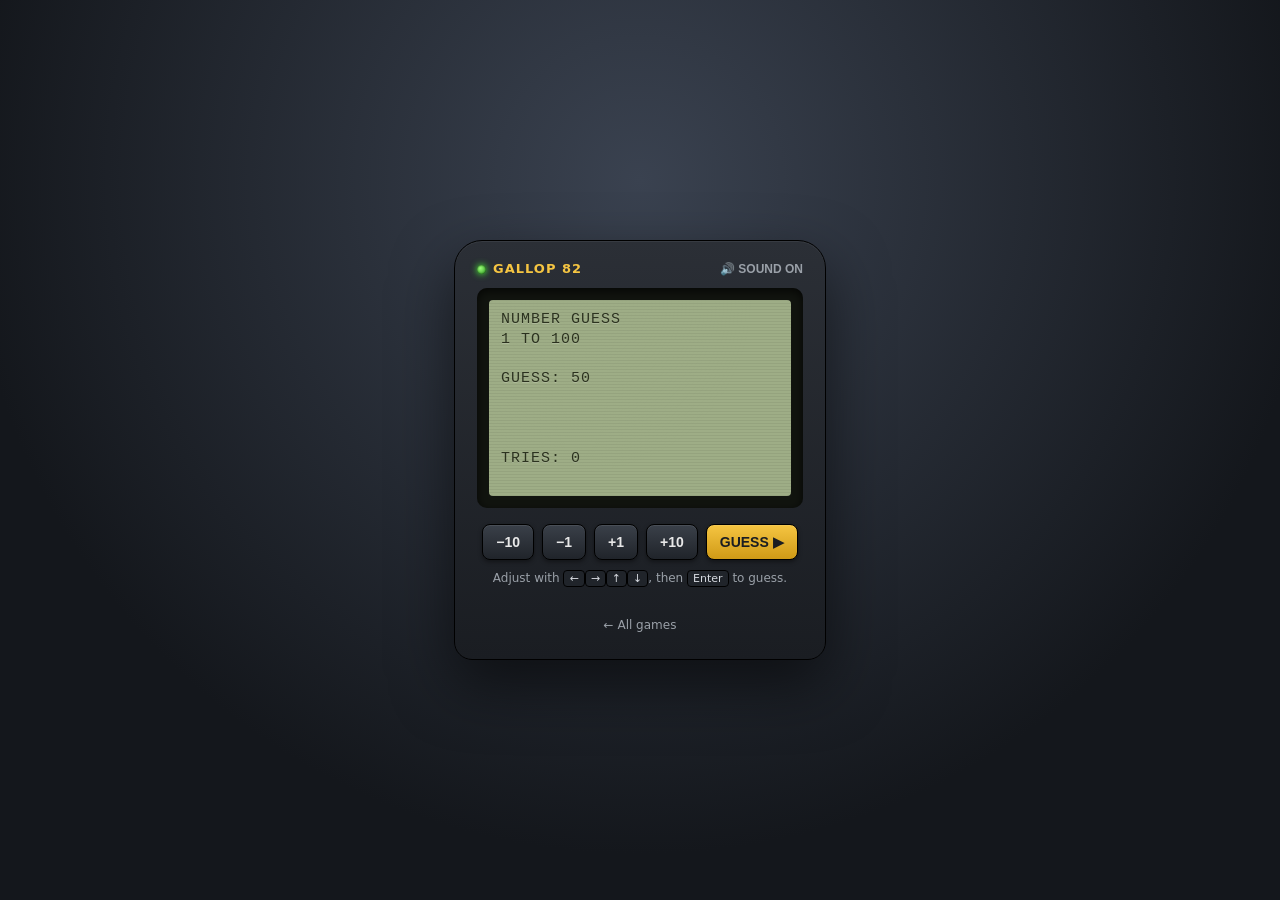
<file: web/numguess.html>
<!DOCTYPE html>
<html lang="en">
<head>
<meta charset="UTF-8" />
<meta name="viewport" content="width=device-width, initial-scale=1.0" />
<title>Gallop 82 &mdash; Number Guess</title>
<link rel="stylesheet" href="calc.css" />
</head>
<body>
<script src="calc.js"></script>
<script>
const c = Calc({ brand: "GALLOP 82" });
const rnd = n => Math.floor(Math.random() * n) + 1;

let secret, guess, tries, feedback;

function newGame() {
  secret = rnd(100); guess = 50; tries = 0; feedback = "";
  draw();
}

function draw() {
  c.clr();
  c.out(1, 1, "NUMBER GUESS");
  c.out(2, 1, "1 TO 100");
  c.out(4, 1, "GUESS: " + guess);
  c.out(6, 1, feedback);
  c.out(8, 1, "TRIES: " + tries);
  c.render();
  c.setControls([
    { label: "\u221210", keys: ["ArrowDown"], onClick: () => adj(-10) },
    { label: "\u22121", keys: ["ArrowLeft"], onClick: () => adj(-1) },
    { label: "+1", keys: ["ArrowRight"], onClick: () => adj(1) },
    { label: "+10", keys: ["ArrowUp"], onClick: () => adj(10) },
    { label: "GUESS \u25B6", primary: true, onClick: doGuess },
  ]);
  c.setHint("Adjust with <kbd>&larr;</kbd><kbd>&rarr;</kbd><kbd>&uarr;</kbd><kbd>&darr;</kbd>, then <kbd>Enter</kbd> to guess.");
}

function adj(d) { guess = Math.min(100, Math.max(1, guess + d)); c.tone(520, 0.04); draw(); }

function doGuess() {
  tries++;
  if (guess === secret) return win();
  feedback = guess > secret ? "TOO HIGH" : "TOO LOW";
  c.tone(guess > secret ? 300 : 392, 0.13, "sawtooth", 0.12);
  draw();
}

function win() {
  c.clr();
  c.out(1, 1, "CORRECT!");
  c.out(3, 1, "IT WAS " + secret);
  c.out(5, 1, "IN " + tries + (tries === 1 ? " TRY" : " TRIES"));
  c.render();
  c.arp([523, 659, 784, 1047]);
  c.setControls([{ label: "PLAY AGAIN", primary: true, onClick: newGame }]);
  c.setHint("Nice! Press <kbd>Enter</kbd> to play again.");
}

newGame();
</script>
</body>
</html>
</file>
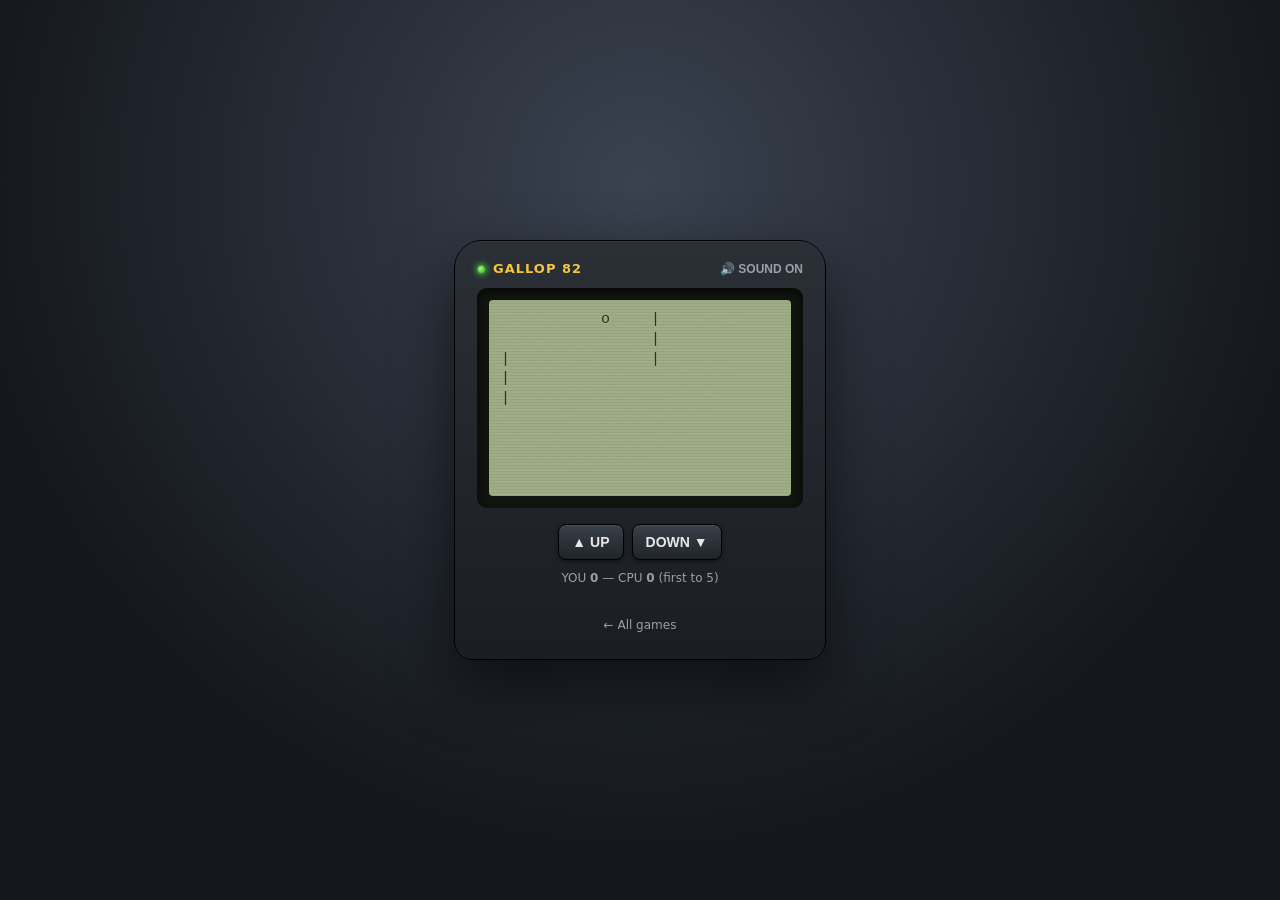
<file: web/pong.html>
<!DOCTYPE html>
<html lang="en">
<head>
<meta charset="UTF-8" />
<meta name="viewport" content="width=device-width, initial-scale=1.0" />
<title>Gallop 82 &mdash; Pong</title>
<link rel="stylesheet" href="calc.css" />
</head>
<body>
<script src="calc.js"></script>
<script>
const c = Calc({ brand: "GALLOP 82" });
const ROWS = 8, COLS = 16;
const PH = 3;          // paddle height
const WIN = 5;         // first to 5
let py, ay, br, bc, dr, dc, ps, cs, timer, running;

function newGame() { ps = 0; cs = 0; serve(1); play(); }

function serve(dir) {
  py = 3; ay = 3; br = 4; bc = 8;
  dr = Math.random() < 0.5 ? -1 : 1;
  dc = dir;
}

function scoreHint() {
  return "YOU <strong>" + ps + "</strong> &mdash; CPU <strong>" + cs +
         "</strong> (first to " + WIN + ")";
}

function movePaddle(d) {
  py = Math.min(ROWS - PH + 1, Math.max(1, py + d));
  if (running) draw();
}

function tick() {
  if (!running) return;
  // CPU tracks the ball, but imperfectly so it's beatable
  const ac = ay + 1;
  if (Math.random() < 0.72) {
    if (ac < br) ay = Math.min(ROWS - PH + 1, ay + 1);
    else if (ac > br) ay = Math.max(1, ay - 1);
  }
  br += dr; bc += dc;
  if (br < 1) { br = 1; dr = 1; c.tone(520, 0.03); }
  if (br > ROWS) { br = ROWS; dr = -1; c.tone(520, 0.03); }

  if (dc < 0 && bc <= 2) {
    if (br >= py && br <= py + PH - 1) { dc = 1; bc = 2; bounce(py); }
    else return point("cpu");
  }
  if (dc > 0 && bc >= COLS - 1) {
    if (br >= ay && br <= ay + PH - 1) { dc = -1; bc = COLS - 1; bounce(ay); }
    else return point("you");
  }
  draw();
  timer = setTimeout(tick, 140);
}

function bounce(top) {
  // angle off the paddle: top cell sends ball up, bottom cell down
  const rel = br - top;            // 0..PH-1
  dr = rel === 0 ? -1 : rel === PH - 1 ? 1 : dr;
  c.tone(720, 0.04, "square", 0.13);
}

function point(who) {
  if (who === "you") ps++; else cs++;
  c.tone(who === "you" ? 900 : 240, 0.18, who === "you" ? "square" : "sawtooth", 0.14);
  if (ps >= WIN || cs >= WIN) return over();
  serve(who === "you" ? -1 : 1);   // serve toward whoever was scored on
  draw();
  c.setHint(scoreHint());
  timer = setTimeout(tick, 650);
}

function draw() {
  c.clr();
  for (let i = 0; i < PH; i++) { c.out(py + i, 1, "|"); c.out(ay + i, COLS, "|"); }
  c.out(br, bc, "o");
  c.render();
}

function play() {
  draw();
  c.setControls([
    { label: "\u25B2 UP", keys: ["ArrowUp", "w"], onClick: () => movePaddle(-1) },
    { label: "DOWN \u25BC", keys: ["ArrowDown", "s"], onClick: () => movePaddle(1) },
  ]);
  c.setHint(scoreHint());
  running = true;
  clearTimeout(timer);
  timer = setTimeout(tick, 700);
}

function over() {
  running = false;
  clearTimeout(timer);
  const won = ps > cs;
  c.clr();
  c.out(1, 1, won ? "YOU WIN!" : "CPU WINS");
  c.out(3, 1, "FINAL");
  c.out(4, 1, "YOU " + ps + "   CPU " + cs);
  c.render();
  if (won) c.arp([523, 659, 784, 1047], "triangle", 0.1);
  else c.arp([392, 330, 262], "sawtooth", 0.13, 0.13);
  c.setControls([{ label: "PLAY AGAIN", primary: true, onClick: newGame }]);
  c.setHint("Press <kbd>Enter</kbd> to play again.");
}

newGame();
</script>
</body>
</html>
</file>
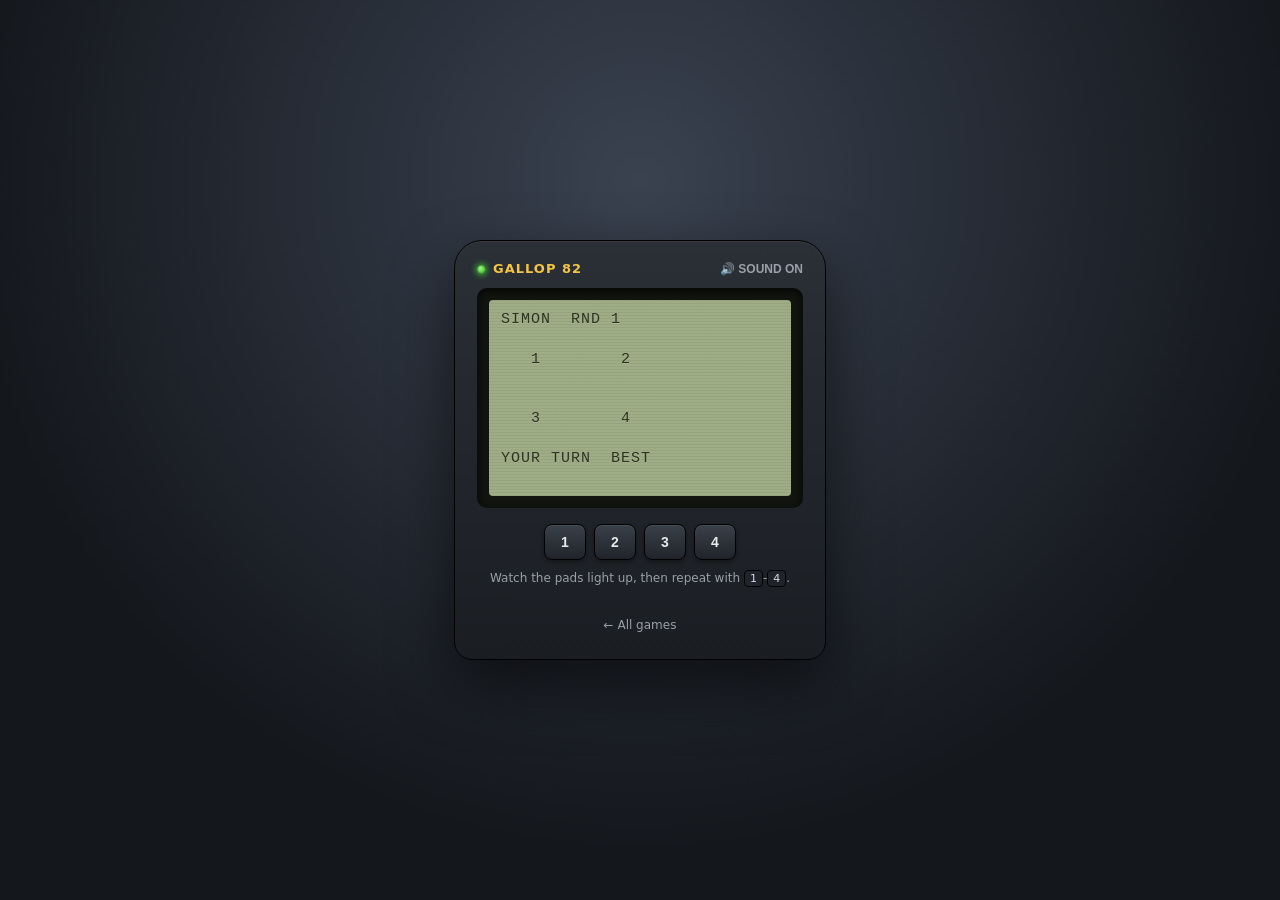
<file: web/simon.html>
<!DOCTYPE html>
<html lang="en">
<head>
<meta charset="UTF-8" />
<meta name="viewport" content="width=device-width, initial-scale=1.0" />
<title>Gallop 82 &mdash; Simon</title>
<link rel="stylesheet" href="calc.css" />
</head>
<body>
<script src="calc.js"></script>
<script>
const c = Calc({ brand: "GALLOP 82" });
const FREQ = { 1: 330, 2: 415, 3: 494, 4: 659 };  // one tone per pad
const POS  = { 1: [3, 3], 2: [3, 12], 3: [6, 3], 4: [6, 12] };
let seq, idx, accepting, best, status;
best = parseInt(localStorage.getItem("simon_best") || "0", 10);

function newGame() {
  seq = []; best = parseInt(localStorage.getItem("simon_best") || "0", 10);
  c.setControls([
    { label: "1", keys: ["1"], onClick: () => press(1) },
    { label: "2", keys: ["2"], onClick: () => press(2) },
    { label: "3", keys: ["3"], onClick: () => press(3) },
    { label: "4", keys: ["4"], onClick: () => press(4) },
  ]);
  nextRound();
}

function nextRound() {
  accepting = false;
  status = "WATCH...";
  seq.push(Math.floor(Math.random() * 4) + 1);
  idx = 0;
  drawPads(0);
  playSequence();
}

function flash(pad, on) {
  drawPads(on ? pad : 0);
  if (on) c.tone(FREQ[pad], 0.32, "sine", 0.18);
}

function playSequence() {
  let i = 0;
  const speed = Math.max(280, 600 - seq.length * 18);
  const run = () => {
    if (i >= seq.length) {
      accepting = true;
      status = "YOUR TURN";
      drawPads(0);
      return;
    }
    const pad = seq[i++];
    flash(pad, true);
    setTimeout(() => flash(pad, false), speed * 0.6);
    setTimeout(run, speed);
  };
  setTimeout(run, 500);
}

function press(pad) {
  if (!accepting) return;
  flash(pad, true);
  setTimeout(() => flash(pad, false), 160);
  if (pad !== seq[idx]) return lose();
  idx++;
  if (idx === seq.length) {
    accepting = false;
    if (seq.length > best) { best = seq.length; localStorage.setItem("simon_best", best); }
    setTimeout(nextRound, 700);
  }
}

function drawPads(active) {
  c.clr();
  c.out(1, 1, "SIMON  RND " + seq.length);
  for (const p of [1, 2, 3, 4]) {
    const [r, col] = POS[p];
    c.out(r, col, active === p ? "[" + p + "]" : " " + p + " ");
  }
  c.out(8, 1, (status || "") + "  BEST " + best);
  c.render();
}

function lose() {
  accepting = false;
  c.clr();
  c.out(1, 1, "GAME OVER");
  c.out(3, 1, "ROUND: " + seq.length);
  c.out(4, 1, "BEST:  " + best);
  c.render();
  c.arp([392, 330, 262], "sawtooth", 0.13, 0.13);
  c.setControls([{ label: "PLAY AGAIN", primary: true, onClick: newGame }]);
  c.setHint("Repeat the sequence with keys <kbd>1</kbd>-<kbd>4</kbd>.");
}

c.setHint("Watch the pads light up, then repeat with <kbd>1</kbd>-<kbd>4</kbd>.");
newGame();
</script>
</body>
</html>
</file>
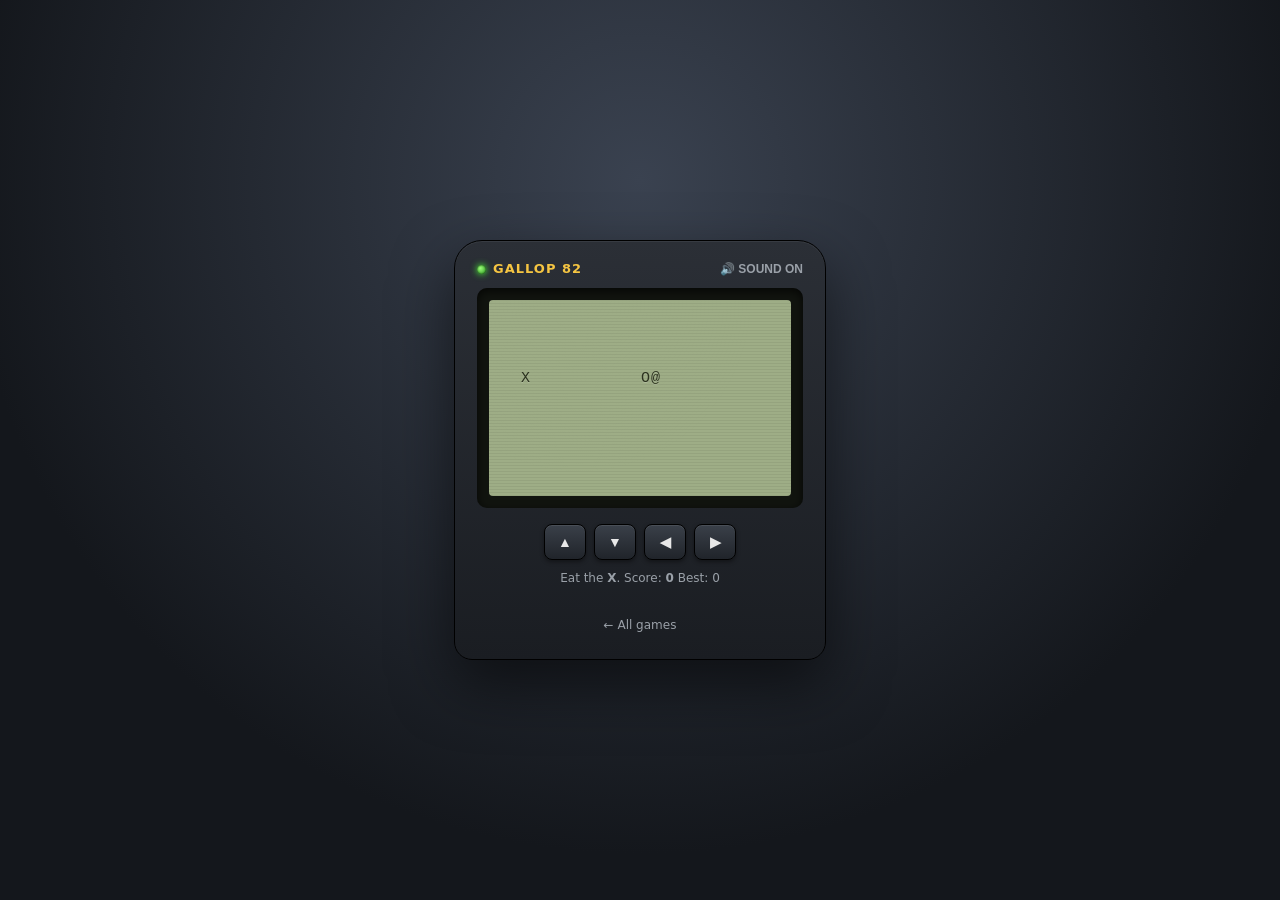
<file: web/snake.html>
<!DOCTYPE html>
<html lang="en">
<head>
<meta charset="UTF-8" />
<meta name="viewport" content="width=device-width, initial-scale=1.0" />
<title>Gallop 82 &mdash; Snake</title>
<link rel="stylesheet" href="calc.css" />
</head>
<body>
<script src="calc.js"></script>
<script>
const c = Calc({ brand: "GALLOP 82" });
const ROWS = 8, COLS = 16;
const rndR = () => Math.floor(Math.random() * ROWS) + 1;
const rndC = () => Math.floor(Math.random() * COLS) + 1;

let snake, dir, nextDir, food, timer, score, best, madeBest;
best = parseInt(localStorage.getItem("snake_best") || "0", 10);

function occupied(r, col) { return snake.some(s => s[0] === r && s[1] === col); }
function placeFood() { let p; do { p = [rndR(), rndC()]; } while (occupied(p[0], p[1])); food = p; }

function newGame() {
  snake = [[4, 7], [4, 8]];      // head is last element
  dir = [0, 1]; nextDir = [0, 1];
  score = 0; madeBest = false;
  placeFood();
  play();
}

function setDir(r, col) {
  if (snake.length > 1 && r === -dir[0] && col === -dir[1]) return; // no 180s
  nextDir = [r, col];
}

function step() {
  dir = nextDir;
  const head = snake[snake.length - 1];
  const nr = head[0] + dir[0], nc = head[1] + dir[1];
  if (nr < 1 || nr > ROWS || nc < 1 || nc > COLS) return dead();
  const eating = (nr === food[0] && nc === food[1]);
  const body = eating ? snake : snake.slice(1); // tail vacates unless we grow
  if (body.some(s => s[0] === nr && s[1] === nc)) return dead();
  snake.push([nr, nc]);
  if (eating) {
    score++;
    c.tone(880, 0.06);
    if (score > best) { best = score; madeBest = true; localStorage.setItem("snake_best", best); }
    placeFood();
  } else {
    snake.shift();
  }
  draw();
  c.noise(0.02, 0.05, 1400);
  timer = setTimeout(step, Math.max(80, 150 - score * 4));
}

function draw() {
  c.clr();
  snake.forEach((s, i) => c.out(s[0], s[1], i === snake.length - 1 ? "@" : "O"));
  c.out(food[0], food[1], "X");
  c.render();
  c.setHint("Eat the <strong>X</strong>.  Score: <strong>" + score + "</strong>  Best: " + best);
}

function play() {
  draw();
  c.setControls([
    { label: "\u25B2", keys: ["ArrowUp"], onClick: () => setDir(-1, 0) },
    { label: "\u25BC", keys: ["ArrowDown"], onClick: () => setDir(1, 0) },
    { label: "\u25C0", keys: ["ArrowLeft"], onClick: () => setDir(0, -1) },
    { label: "\u25B6", keys: ["ArrowRight"], onClick: () => setDir(0, 1) },
  ]);
  c.setHint("Steer with arrows. Eat X; avoid walls and yourself.");
  clearTimeout(timer);
  timer = setTimeout(step, 150);
}

function dead() {
  clearTimeout(timer);
  c.clr();
  c.out(1, 1, "GAME OVER");
  c.out(3, 1, "SCORE: " + score);
  c.out(4, 1, "BEST:  " + best);
  if (madeBest && score > 0) c.out(6, 1, "* NEW BEST! *");
  c.render();
  if (madeBest && score > 0) c.arp([784, 988, 1175, 1568], "square", 0.09);
  else c.arp([392, 330, 262], "sawtooth", 0.13, 0.13);
  c.setControls([{ label: "PLAY AGAIN", primary: true, onClick: newGame }]);
  c.setHint("Press <kbd>Enter</kbd> to play again.");
}

newGame();
</script>
</body>
</html>
</file>
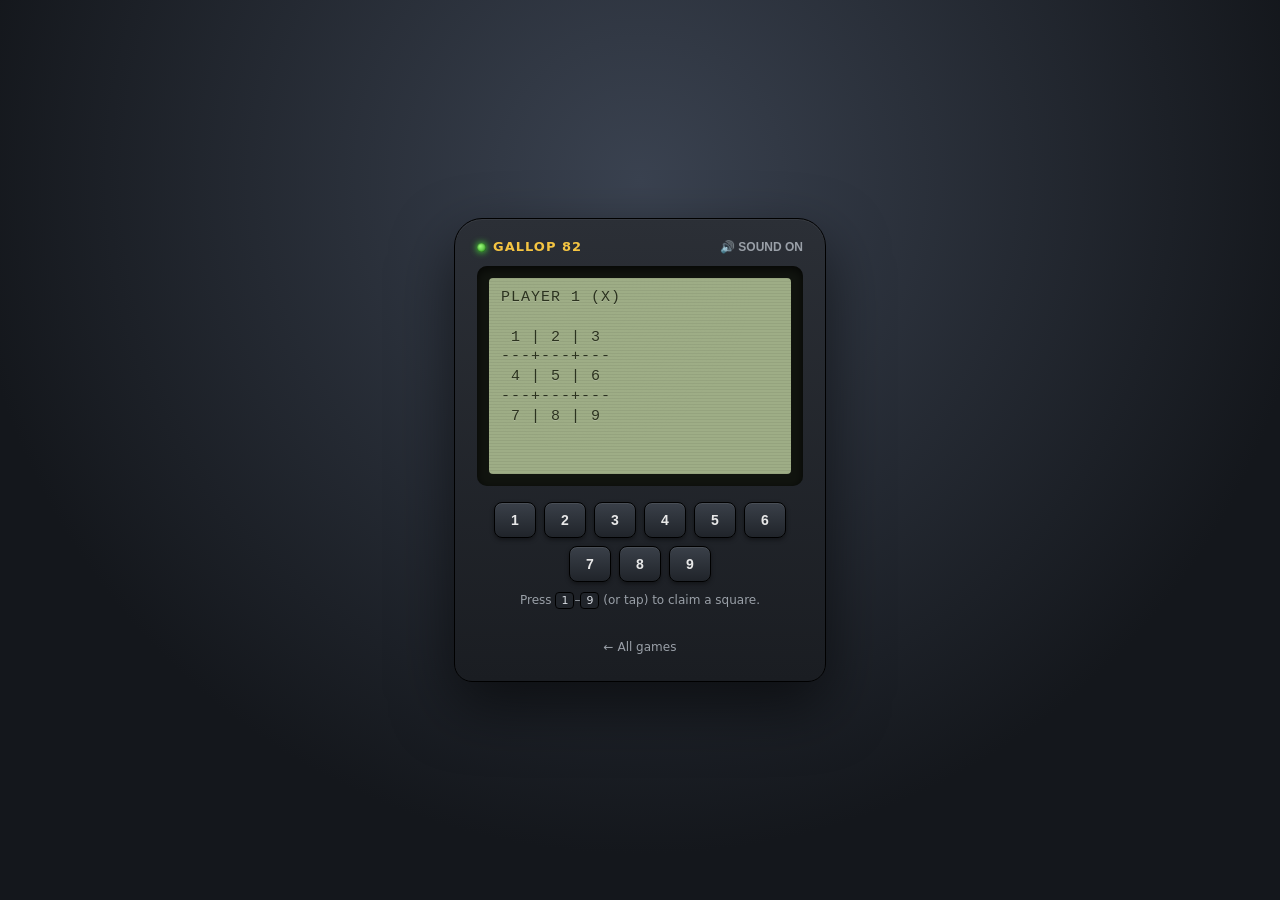
<file: web/tictac.html>
<!DOCTYPE html>
<html lang="en">
<head>
<meta charset="UTF-8" />
<meta name="viewport" content="width=device-width, initial-scale=1.0" />
<title>Gallop 82 &mdash; Tic-Tac-Toe</title>
<link rel="stylesheet" href="calc.css" />
</head>
<body>
<script src="calc.js"></script>
<script>
const c = Calc({ brand: "GALLOP 82" });
const WINS = [[1,2,3],[4,5,6],[7,8,9],[1,4,7],[2,5,8],[3,6,9],[1,5,9],[3,5,7]];

let board, turn, over;

function newGame() { board = [0,0,0,0,0,0,0,0,0]; turn = 1; over = false; play(); }

function sym(v, i) { return v === 1 ? "X" : v === 2 ? "O" : String(i + 1); }

function drawBoard(title) {
  c.clr();
  c.out(1, 1, title !== undefined ? title : ("PLAYER " + turn + " (" + (turn === 1 ? "X" : "O") + ")"));
  c.out(4, 1, "---+---+---");
  c.out(6, 1, "---+---+---");
  for (let i = 0; i < 9; i++) {
    const r = Math.floor(i / 3), col = i % 3;
    const row = 3 + 2 * r;          // rows 3, 5, 7
    c.out(row, 4, "|"); c.out(row, 8, "|");
    c.out(row, 2 + 4 * col, sym(board[i], i)); // cols 2, 6, 10
  }
  c.render();
}

function numButtons() {
  const b = [];
  for (let i = 0; i < 9; i++) b.push({ label: String(i + 1), keys: [String(i + 1)], onClick: () => place(i) });
  return b;
}

function play() {
  drawBoard();
  c.setControls(numButtons());
  c.setHint("Press <kbd>1</kbd>&ndash;<kbd>9</kbd> (or tap) to claim a square.");
}

function place(i) {
  if (over || board[i] !== 0) { c.tone(180, 0.08, "sawtooth", 0.12); return; }
  board[i] = turn;
  c.tone(turn === 1 ? 620 : 440, 0.08);
  if (WINS.some(line => line.every(n => board[n - 1] === turn))) return finish(turn);
  if (board.every(v => v !== 0)) return finish(0);
  turn = turn === 1 ? 2 : 1;
  play();
}

function finish(winner) {
  over = true;
  drawBoard(winner === 0 ? "   DRAW!" : ("  PLAYER " + winner + " WINS"));
  if (winner === 0) c.tone(300, 0.25, "sawtooth", 0.12);
  else c.arp([523, 659, 784, 1047]);
  c.setControls([{ label: "PLAY AGAIN", primary: true, onClick: newGame }]);
  c.setHint(winner === 0 ? "A draw! <kbd>Enter</kbd> to replay."
                         : "Player " + winner + " wins! <kbd>Enter</kbd> to replay.");
}

newGame();
</script>
</body>
</html>
</file>
<file: web/calc.css>
/* Shared calculator look for all Gallop 82 web games. */
:root {
  --case: #2b2f36;
  --case-edge: #1a1d22;
  --btn: #3a4049;
  --btn-edge: #20242a;
  --btn-text: #e8e8e8;
  --accent: #f5c542;
  --lcd-bg: #9ead86;
  --lcd-dark: #2c331f;
  --green: #4cff3a;
}
* { box-sizing: border-box; }
body {
  margin: 0;
  min-height: 100vh;
  display: flex;
  align-items: center;
  justify-content: center;
  background: radial-gradient(circle at 50% 20%, #3a4250, #14171c 70%);
  font-family: "Segoe UI", system-ui, sans-serif;
  padding: 24px;
}
.calc {
  width: 372px;
  background: linear-gradient(180deg, var(--case) 0%, var(--case-edge) 100%);
  border-radius: 28px 28px 18px 18px;
  padding: 20px 22px 26px;
  box-shadow: 0 24px 60px rgba(0,0,0,0.55), inset 0 1px 0 rgba(255,255,255,0.06);
  border: 1px solid #000;
}
.brand {
  display: flex;
  justify-content: space-between;
  align-items: center;
  color: var(--accent);
  font-weight: 700;
  letter-spacing: 1px;
  margin-bottom: 12px;
  font-size: 13px;
}
.led {
  display: inline-block;
  width: 9px; height: 9px;
  border-radius: 50%;
  background: radial-gradient(circle at 35% 35%, #9dff7a, #2e9b22);
  box-shadow: 0 0 7px var(--green), inset 0 0 2px #0a3d06;
  margin-right: 7px;
  vertical-align: middle;
  animation: pulse 2.4s infinite ease-in-out;
}
@keyframes pulse { 0%,100%{opacity:1} 50%{opacity:0.55} }
.bezel {
  background: #11140f;
  border-radius: 10px;
  padding: 12px;
  box-shadow: inset 0 3px 10px rgba(0,0,0,0.7);
}
.lcd {
  position: relative;
  background: var(--lcd-bg);
  border-radius: 4px;
  padding: 10px 12px;
  color: var(--lcd-dark);
  font-family: "Consolas", "Courier New", monospace;
  font-size: 15px;
  line-height: 1.32;
  white-space: pre;
  min-height: 196px;
  text-shadow: 0 1px 0 rgba(255,255,255,0.18);
  letter-spacing: 1px;
  overflow: hidden;
}
.lcd::after {
  content: "";
  position: absolute;
  inset: 0;
  pointer-events: none;
  background:
    repeating-linear-gradient(0deg, rgba(0,0,0,0.06) 0 1px, transparent 1px 3px),
    radial-gradient(circle at 30% 0%, rgba(255,255,255,0.18), transparent 60%);
  mix-blend-mode: multiply;
}
.controls {
  margin-top: 16px;
  display: flex;
  flex-wrap: wrap;
  gap: 8px;
  justify-content: center;
}
.hint {
  text-align: center;
  color: #9aa0a8;
  font-size: 12px;
  min-height: 30px;
  margin-top: 10px;
  line-height: 1.4;
}
.hint kbd {
  background: #20242a;
  border: 1px solid #000;
  border-radius: 4px;
  padding: 1px 5px;
  color: #d6dae0;
  font-size: 11px;
  font-family: inherit;
}
button {
  flex: 0 0 auto;
  background: linear-gradient(180deg, var(--btn) 0%, var(--btn-edge) 100%);
  color: var(--btn-text);
  border: 1px solid #000;
  border-radius: 8px;
  padding: 9px 13px;
  font-size: 14px;
  font-weight: 600;
  cursor: pointer;
  box-shadow: inset 0 1px 0 rgba(255,255,255,0.08), 0 2px 4px rgba(0,0,0,0.4);
  transition: transform 0.05s ease, filter 0.1s ease;
  min-width: 42px;
}
button:hover { filter: brightness(1.15); }
button:active { transform: translateY(1px); }
button.primary {
  background: linear-gradient(180deg, #f5c542, #d09a16);
  color: #1a1d22;
  border-color: #000;
}
button:disabled { opacity: 0.4; cursor: not-allowed; }
.sound-toggle {
  background: none; border: none; color: #9aa0a8; cursor: pointer;
  font-size: 12px; padding: 0; min-width: 0; box-shadow: none;
}
.sound-toggle:hover { filter: none; color: var(--accent); }
.backlink { text-align: center; margin-top: 14px; }
.backlink a { color: #9aa0a8; font-size: 12px; text-decoration: none; }
.backlink a:hover { color: var(--accent); }
</file>
